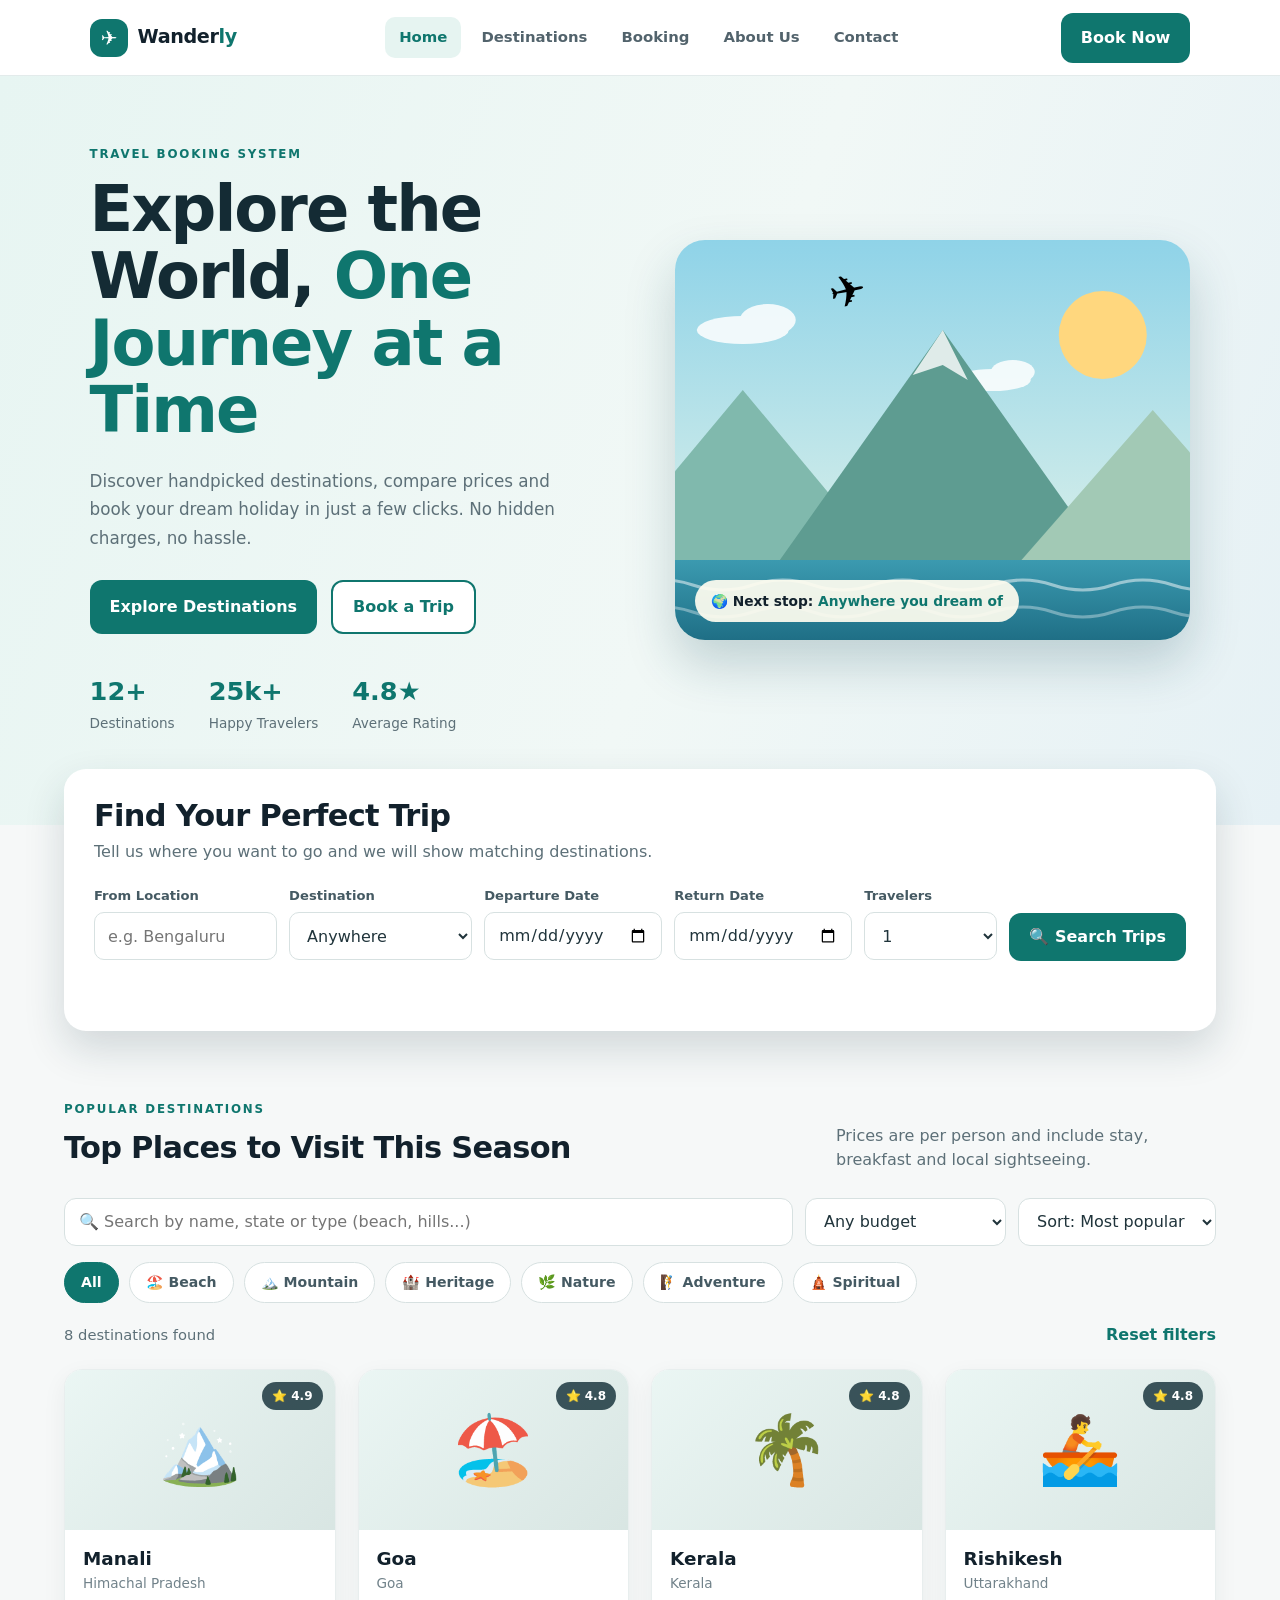
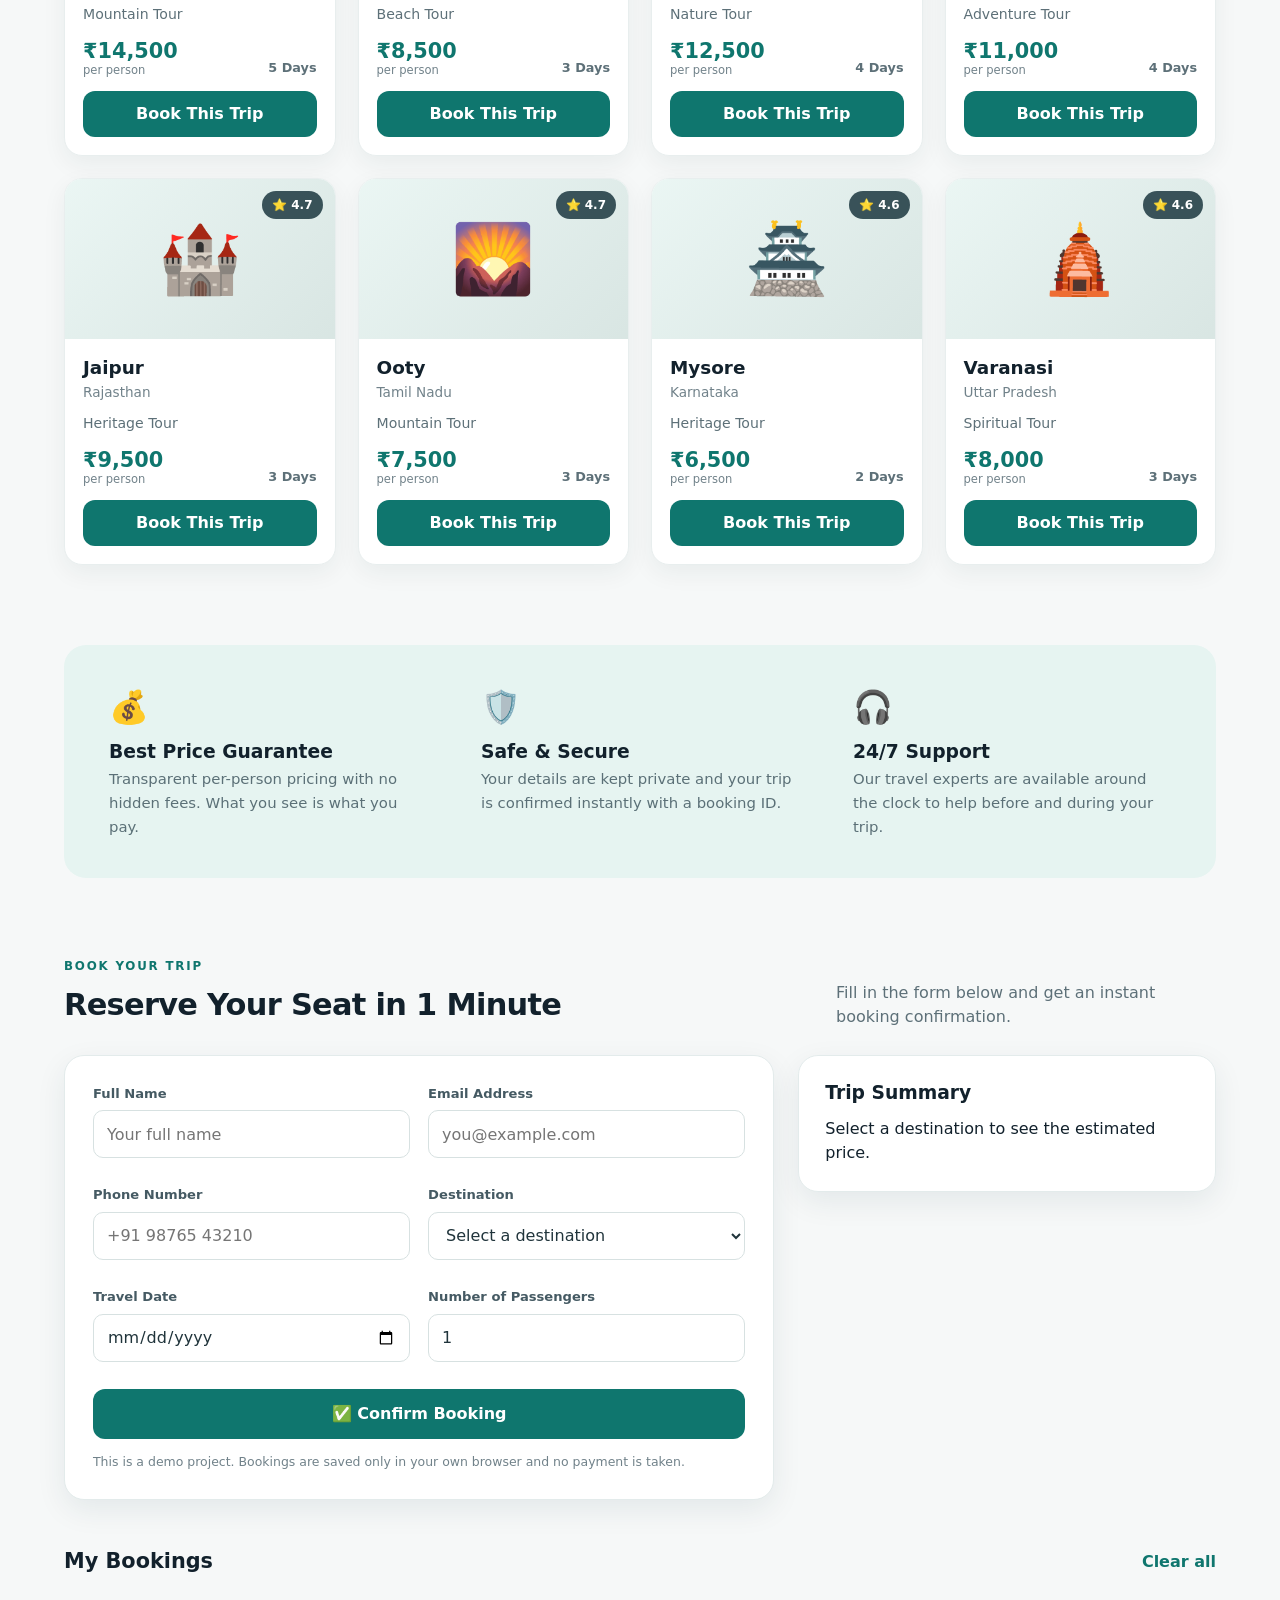
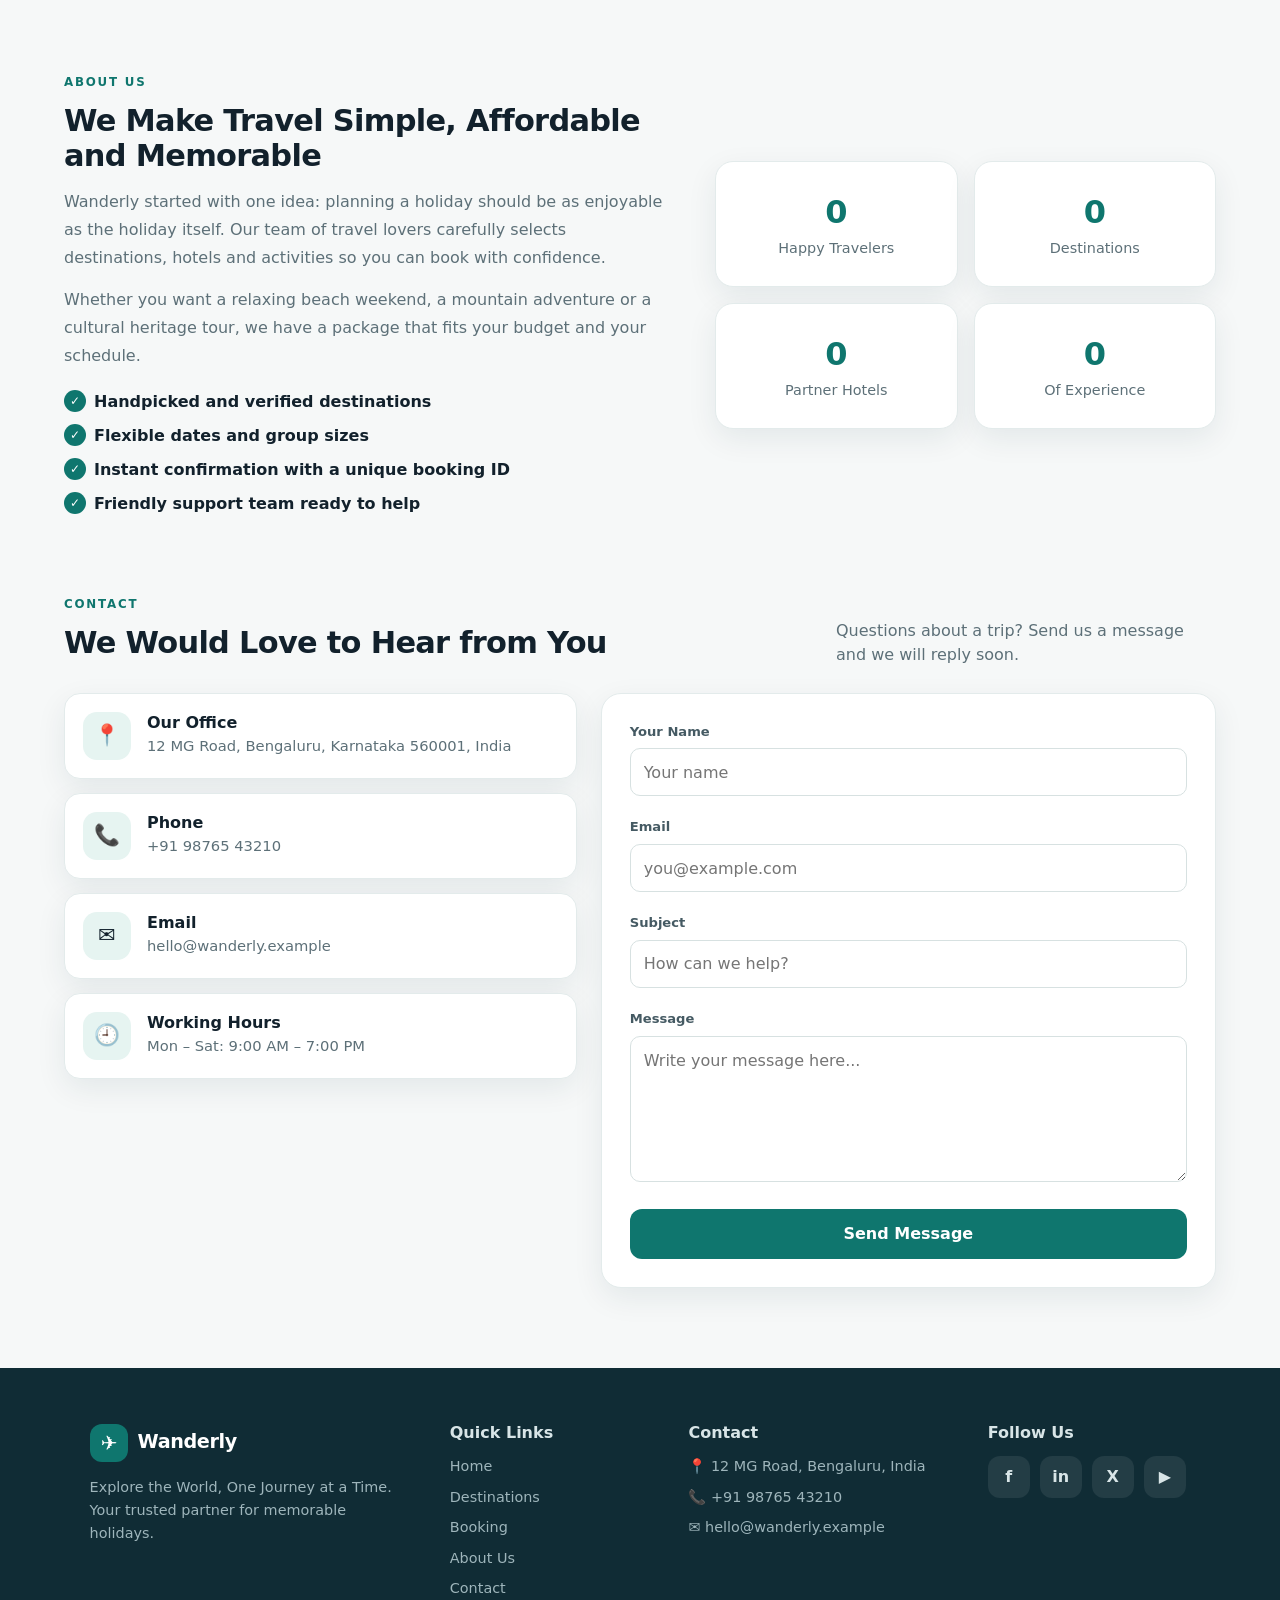
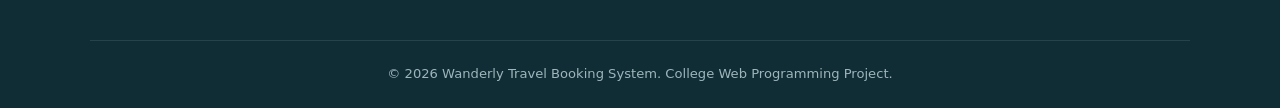
<file: index.html>
<!DOCTYPE html>
<html lang="en">
<head>
  <meta charset="UTF-8">
  <meta name="viewport" content="width=device-width, initial-scale=1">
  <title>Wanderly Travel Booking | Book Trips to Goa, Manali, Kerala &amp; More</title>
  <meta name="description" content="Wanderly is an easy online travel booking system. Search trips, compare popular destinations like Goa, Manali, Kerala and Jaipur, and book your holiday package in minutes.">
  <meta name="keywords" content="travel booking, online trip booking, holiday packages, India tour packages, Goa trip, Manali trip, Kerala backwaters, cheap travel deals, book tours online">
  <meta name="author" content="Wanderly Travel">
  <meta name="robots" content="index, follow">
  <meta name="theme-color" content="#0f766e">

  <!-- Social sharing tags -->
  <meta property="og:type" content="website">
  <meta property="og:title" content="Wanderly Travel Booking | Explore the World, One Journey at a Time">
  <meta property="og:description" content="Search and book holiday packages to the best destinations in India. Simple, fast and secure.">
  <meta name="twitter:card" content="summary">

  <link rel="icon" href="data:image/svg+xml,%3Csvg xmlns='http://www.w3.org/2000/svg' viewBox='0 0 100 100'%3E%3Crect width='100' height='100' rx='24' fill='%230f766e'/%3E%3Ctext x='50' y='68' font-size='56' text-anchor='middle'%3E%E2%9C%88%EF%B8%8F%3C/text%3E%3C/svg%3E">
  <link rel="stylesheet" href="style.css">
  
  <!-- Structured data for search engines -->
  <script type="application/ld+json">
  {
    "@context": "https://schema.org",
    "@type": "TravelAgency",
    "name": "Wanderly Travel Booking",
    "description": "Online travel booking system for holiday packages and trips across India.",
    "telephone": "+91-98765-43210",
    "email": "hello@wanderly.example",
    "address": { "@type": "PostalAddress", "addressLocality": "Bengaluru", "addressRegion": "Karnataka", "addressCountry": "IN" }
  }
  </script>
</head>
<body>
  <a class="skip-link" href="#main">Skip to content</a>

  <!-- ============ NAVIGATION ============ -->
  <header class="topbar" id="top">
    <a href="#home" class="brand" aria-label="Wanderly home">
      <span class="brand-mark" aria-hidden="true">✈</span>
      <span>Wander<span class="brand-accent">ly</span></span>
    </a>
    <nav id="mainNav" aria-label="Main navigation">
      <a href="#home" class="nav-link active">Home</a>
      <a href="#destinations" class="nav-link">Destinations</a>
      <a href="#booking" class="nav-link">Booking</a>
      <a href="#about" class="nav-link">About Us</a>
      <a href="#contact" class="nav-link">Contact</a>
    </nav>
    <div class="nav-actions">
      <a href="#booking" class="nav-cta">Book Now</a>
      <button class="menu-toggle" id="menuToggle" aria-label="Open menu" aria-expanded="false" aria-controls="mainNav">
        <span></span><span></span><span></span>
      </button>
    </div>
  </header>

  <main id="main">
    <!-- ============ HERO ============ -->
    <section class="hero" id="home">
      <div class="hero-text">
        <p class="eyebrow">TRAVEL BOOKING SYSTEM</p>
        <h1>Explore the World, <span>One Journey at a Time</span></h1>
        <p class="hero-copy">Discover handpicked destinations, compare prices and book your dream holiday in just a few clicks. No hidden charges, no hassle.</p>
        <div class="hero-buttons">
          <a href="#destinations" class="primary-btn">Explore Destinations</a>
          <a href="#booking" class="ghost-btn">Book a Trip</a>
        </div>
        <ul class="hero-stats">
          <li><strong>12+</strong><span>Destinations</span></li>
          <li><strong>25k+</strong><span>Happy Travelers</span></li>
          <li><strong>4.8★</strong><span>Average Rating</span></li>
        </ul>
      </div>

      <div class="hero-art" aria-hidden="false">
        <svg class="hero-svg" viewBox="0 0 600 400" preserveAspectRatio="xMidYMid slice" role="img" aria-label="Illustration of mountains, sea and an airplane in the sky">
          <defs>
            <linearGradient id="sky" x1="0" y1="0" x2="0" y2="1">
              <stop offset="0" stop-color="#8fd3e8"/>
              <stop offset="1" stop-color="#eaf6ea"/>
            </linearGradient>
            <linearGradient id="sea" x1="0" y1="0" x2="0" y2="1">
              <stop offset="0" stop-color="#3b9ab0"/>
              <stop offset="1" stop-color="#1f6f86"/>
            </linearGradient>
          </defs>
          <rect width="600" height="400" fill="url(#sky)"/>
          <circle cx="470" cy="95" r="44" fill="#ffd77e"/>
          <g fill="#fff" opacity=".85">
            <ellipse cx="110" cy="90" rx="46" ry="14"/><ellipse cx="135" cy="80" rx="28" ry="16"/>
            <ellipse cx="360" cy="140" rx="38" ry="11"/><ellipse cx="380" cy="132" rx="22" ry="12"/>
          </g>
          <polygon points="-40,330 110,150 260,330" fill="#80b9ad"/>
          <polygon points="140,330 310,90 480,330" fill="#5e9c91"/>
          <polygon points="310,90 280,135 310,125 335,140" fill="#ffffff" opacity=".8"/>
          <polygon points="380,330 520,170 660,330" fill="#a2c9b5"/>
          <rect y="320" width="600" height="80" fill="url(#sea)"/>
          <path d="M0 345 Q30 335 60 345 T120 345 T180 345 T240 345 T300 345 T360 345 T420 345 T480 345 T540 345 T600 345" fill="none" stroke="#ffffff" stroke-opacity=".5" stroke-width="3"/>
          <path d="M0 372 Q30 362 60 372 T120 372 T180 372 T240 372 T300 372 T360 372 T420 372 T480 372 T540 372 T600 372" fill="none" stroke="#ffffff" stroke-opacity=".35" stroke-width="3"/>
          <g class="svg-plane"><text x="200" y="70" font-size="44" transform="rotate(-12 200 70)">✈️</text></g>
        </svg>
        <div class="art-label">🌍 Next stop: <span>Anywhere you dream of</span></div>
      </div>
    </section>

    <!-- ============ SEARCH TRIPS ============ -->
    <section class="search-card reveal" aria-labelledby="searchTitle">
      <div class="section-intro">
        <h2 id="searchTitle">Find Your Perfect Trip</h2>
        <p class="muted">Tell us where you want to go and we will show matching destinations.</p>
      </div>
      <form id="searchForm" class="search-form" novalidate>
        <label class="field">
          <span>From Location</span>
          <input type="text" id="fromLoc" list="cityList" placeholder="e.g. Bengaluru" autocomplete="off" required>
          <small class="error" aria-live="polite"></small>
        </label>
        <label class="field">
          <span>Destination</span>
          <select id="toDest"><option value="">Anywhere</option></select>
          <small class="error" aria-live="polite"></small>
        </label>
        <label class="field">
          <span>Departure Date</span>
          <input type="date" id="departDate" required>
          <small class="error" aria-live="polite"></small>
        </label>
        <label class="field">
          <span>Return Date</span>
          <input type="date" id="returnDate" required>
          <small class="error" aria-live="polite"></small>
        </label>
        <label class="field">
          <span>Travelers</span>
          <select id="travelers"></select>
          <small class="error" aria-live="polite"></small>
        </label>
        <button type="submit" class="primary-btn search-btn">🔍 Search Trips</button>
      </form>
      <datalist id="cityList">
        <option value="Bengaluru"></option><option value="Mumbai"></option><option value="Delhi"></option>
        <option value="Chennai"></option><option value="Hyderabad"></option><option value="Kolkata"></option>
        <option value="Pune"></option><option value="Ahmedabad"></option><option value="Kochi"></option>
        <option value="Jaipur"></option><option value="Lucknow"></option><option value="Chandigarh"></option>
      </datalist>
      <p class="message" id="searchMsg" role="status" aria-live="polite"></p>
    </section>

    <!-- ============ DESTINATIONS ============ -->
    <section class="section destinations" id="destinations" aria-labelledby="destTitle">
      <div class="section-heading reveal">
        <div>
          <p class="eyebrow">POPULAR DESTINATIONS</p>
          <h2 id="destTitle">Top Places to Visit This Season</h2>
        </div>
        <p class="muted">Prices are per person and include stay, breakfast and local sightseeing.</p>
      </div>

      <div class="filter-bar reveal">
        <label class="search-box">
          <span class="sr-only">Search destinations</span>
          <input type="search" id="destSearch" placeholder="🔍 Search by name, state or type (beach, hills...)" autocomplete="off">
        </label>
        <label class="select-wrap">
          <span class="sr-only">Budget</span>
          <select id="budgetFilter">
            <option value="all">Any budget</option>
            <option value="low">Under ₹10,000</option>
            <option value="mid">₹10,000 – ₹20,000</option>
            <option value="high">Above ₹20,000</option>
          </select>
        </label>
        <label class="select-wrap">
          <span class="sr-only">Sort by</span>
          <select id="sortFilter">
            <option value="popular">Sort: Most popular</option>
            <option value="low">Price: Low to High</option>
            <option value="high">Price: High to Low</option>
            <option value="name">Name: A to Z</option>
          </select>
        </label>
      </div>

      <div class="chips reveal" id="catFilters" role="group" aria-label="Filter by category">
        <button type="button" class="chip active" data-cat="all">All</button>
        <button type="button" class="chip" data-cat="Beach">🏖️ Beach</button>
        <button type="button" class="chip" data-cat="Mountain">🏔️ Mountain</button>
        <button type="button" class="chip" data-cat="Heritage">🏰 Heritage</button>
        <button type="button" class="chip" data-cat="Nature">🌿 Nature</button>
        <button type="button" class="chip" data-cat="Adventure">🧗 Adventure</button>
        <button type="button" class="chip" data-cat="Spiritual">🛕 Spiritual</button>
      </div>

      <div class="result-row">
        <p id="resultCount" class="muted" role="status" aria-live="polite"></p>
        <button type="button" class="text-btn" id="resetFilters">Reset filters</button>
      </div>

      <div class="destination-grid" id="destGrid"></div>
      <div class="empty-state" id="emptyState" hidden>
        <p>😕 No destinations match your search.</p>
        <button type="button" class="primary-btn" id="emptyReset">Show all destinations</button>
      </div>
    </section>

    <!-- ============ WHY US ============ -->
    <section class="features reveal" aria-label="Why book with us">
      <div><div class="feature-icon">💰</div><h3>Best Price Guarantee</h3><p>Transparent per-person pricing with no hidden fees. What you see is what you pay.</p></div>
      <div><div class="feature-icon">🛡️</div><h3>Safe &amp; Secure</h3><p>Your details are kept private and your trip is confirmed instantly with a booking ID.</p></div>
      <div><div class="feature-icon">🎧</div><h3>24/7 Support</h3><p>Our travel experts are available around the clock to help before and during your trip.</p></div>
    </section>

    <!-- ============ BOOKING ============ -->
    <section class="section booking" id="booking" aria-labelledby="bookTitle">
      <div class="section-heading reveal">
        <div>
          <p class="eyebrow">BOOK YOUR TRIP</p>
          <h2 id="bookTitle">Reserve Your Seat in 1 Minute</h2>
        </div>
        <p class="muted">Fill in the form below and get an instant booking confirmation.</p>
      </div>

      <div class="booking-layout">
        <form id="bookingForm" class="card form-card reveal" novalidate>
          <div class="form-grid">
            <label class="field">
              <span>Full Name</span>
              <input type="text" id="bName" placeholder="Your full name" autocomplete="name" required>
              <small class="error" aria-live="polite"></small>
            </label>
            <label class="field">
              <span>Email Address</span>
              <input type="email" id="bEmail" placeholder="you@example.com" autocomplete="email" required>
              <small class="error" aria-live="polite"></small>
            </label>
            <label class="field">
              <span>Phone Number</span>
              <input type="tel" id="bPhone" placeholder="+91 98765 43210" autocomplete="tel" required>
              <small class="error" aria-live="polite"></small>
            </label>
            <label class="field">
              <span>Destination</span>
              <select id="bDest" required><option value="">Select a destination</option></select>
              <small class="error" aria-live="polite"></small>
            </label>
            <label class="field">
              <span>Travel Date</span>
              <input type="date" id="bDate" required>
              <small class="error" aria-live="polite"></small>
            </label>
            <label class="field">
              <span>Number of Passengers</span>
              <input type="number" id="bPass" min="1" max="20" value="1" required>
              <small class="error" aria-live="polite"></small>
            </label>
          </div>
          <button type="submit" class="primary-btn full-btn">✅ Confirm Booking</button>
          <p class="small-note">This is a demo project. Bookings are saved only in your own browser and no payment is taken.</p>
        </form>

        <aside class="card summary-card reveal" aria-live="polite">
          <h3>Trip Summary</h3>
          <div id="summaryBox" class="summary-box">
            <p class="muted">Select a destination to see the estimated price.</p>
          </div>
        </aside>
      </div>

      <div class="my-bookings reveal">
        <div class="section-heading small">
          <h3>My Bookings</h3>
          <button type="button" class="text-btn" id="clearBookings">Clear all</button>
        </div>
        <div class="booking-list" id="bookingList"></div>
      </div>
    </section>

    <!-- ============ ABOUT ============ -->
    <section class="section about" id="about" aria-labelledby="aboutTitle">
      <div class="about-grid">
        <div class="reveal">
          <p class="eyebrow">ABOUT US</p>
          <h2 id="aboutTitle">We Make Travel Simple, Affordable and Memorable</h2>
          <p class="about-copy">Wanderly started with one idea: planning a holiday should be as enjoyable as the holiday itself. Our team of travel lovers carefully selects destinations, hotels and activities so you can book with confidence.</p>
          <p class="about-copy">Whether you want a relaxing beach weekend, a mountain adventure or a cultural heritage tour, we have a package that fits your budget and your schedule.</p>
          <ul class="tick-list">
            <li>Handpicked and verified destinations</li>
            <li>Flexible dates and group sizes</li>
            <li>Instant confirmation with a unique booking ID</li>
            <li>Friendly support team ready to help</li>
          </ul>
        </div>
        <div class="stats-grid reveal">
          <div class="stat"><strong data-count="25000" data-suffix="+">0</strong><span>Happy Travelers</span></div>
          <div class="stat"><strong data-count="12" data-suffix="">0</strong><span>Destinations</span></div>
          <div class="stat"><strong data-count="150" data-suffix="+">0</strong><span>Partner Hotels</span></div>
          <div class="stat"><strong data-count="8" data-suffix=" yrs">0</strong><span>Of Experience</span></div>
        </div>
      </div>
    </section>

    <!-- ============ CONTACT ============ -->
    <section class="section contact" id="contact" aria-labelledby="contactTitle">
      <div class="section-heading reveal">
        <div>
          <p class="eyebrow">CONTACT</p>
          <h2 id="contactTitle">We Would Love to Hear from You</h2>
        </div>
        <p class="muted">Questions about a trip? Send us a message and we will reply soon.</p>
      </div>
      <div class="contact-layout">
        <div class="contact-info reveal">
          <div class="info-card"><span class="info-icon">📍</span><div><h3>Our Office</h3><p>12 MG Road, Bengaluru, Karnataka 560001, India</p></div></div>
          <div class="info-card"><span class="info-icon">📞</span><div><h3>Phone</h3><p><a href="tel:+919876543210">+91 98765 43210</a></p></div></div>
          <div class="info-card"><span class="info-icon">✉️</span><div><h3>Email</h3><p><a href="mailto:hello@wanderly.example">hello@wanderly.example</a></p></div></div>
          <div class="info-card"><span class="info-icon">🕘</span><div><h3>Working Hours</h3><p>Mon – Sat: 9:00 AM – 7:00 PM</p></div></div>
        </div>
        <form id="contactForm" class="card form-card reveal" novalidate>
          <label class="field">
            <span>Your Name</span>
            <input type="text" id="cName" placeholder="Your name" autocomplete="name" required>
            <small class="error" aria-live="polite"></small>
          </label>
          <label class="field">
            <span>Email</span>
            <input type="email" id="cEmail" placeholder="you@example.com" autocomplete="email" required>
            <small class="error" aria-live="polite"></small>
          </label>
          <label class="field">
            <span>Subject</span>
            <input type="text" id="cSubject" placeholder="How can we help?" required>
            <small class="error" aria-live="polite"></small>
          </label>
          <label class="field">
            <span>Message</span>
            <textarea id="cMessage" rows="5" placeholder="Write your message here..." required></textarea>
            <small class="error" aria-live="polite"></small>
          </label>
          <button type="submit" class="primary-btn full-btn">Send Message</button>
        </form>
      </div>
    </section>
  </main>

  <!-- ============ FOOTER ============ -->
  <footer class="site-footer">
    <div class="footer-grid">
      <div>
        <a href="#home" class="brand footer-brand"><span class="brand-mark" aria-hidden="true">✈</span><span>Wanderly</span></a>
        <p>Explore the World, One Journey at a Time. Your trusted partner for memorable holidays.</p>
      </div>
      <div>
        <h4>Quick Links</h4>
        <ul>
          <li><a href="#home">Home</a></li>
          <li><a href="#destinations">Destinations</a></li>
          <li><a href="#booking">Booking</a></li>
          <li><a href="#about">About Us</a></li>
          <li><a href="#contact">Contact</a></li>
        </ul>
      </div>
      <div>
        <h4>Contact</h4>
        <ul>
          <li>📍 12 MG Road, Bengaluru, India</li>
          <li>📞 <a href="tel:+919876543210">+91 98765 43210</a></li>
          <li>✉️ <a href="mailto:hello@wanderly.example">hello@wanderly.example</a></li>
        </ul>
      </div>
      <div>
        <h4>Follow Us</h4>
        <div class="socials">
          <a href="https://www.facebook.com" target="_blank" rel="noopener noreferrer" aria-label="Facebook">f</a>
          <a href="https://www.instagram.com" target="_blank" rel="noopener noreferrer" aria-label="Instagram">in</a>
          <a href="https://twitter.com" target="_blank" rel="noopener noreferrer" aria-label="Twitter / X">X</a>
          <a href="https://www.youtube.com" target="_blank" rel="noopener noreferrer" aria-label="YouTube">▶</a>
        </div>
      </div>
    </div>
    <p class="copyright">© <span id="year">2026</span> Wanderly Travel Booking System. College Web Programming Project.</p>
  </footer>

  <!-- ============ CONFIRMATION DIALOG ============ -->
  <dialog id="confirmDialog" aria-labelledby="confirmTitle">
    <button type="button" class="dialog-close" id="closeConfirm" aria-label="Close">×</button>
    <div class="success-icon">✔</div>
    <h2 id="confirmTitle">Booking Confirmed!</h2>
    <div id="confirmBody" class="trip-summary"></div>
    <div class="dialog-actions">
      <button type="button" class="ghost-btn dark" id="printConfirm">🖨 Print</button>
      <button type="button" class="primary-btn" id="doneConfirm">Done</button>
    </div>
  </dialog>

  <button type="button" class="to-top" id="toTop" aria-label="Back to top">↑</button>
  <div class="toast" id="toast" role="status" aria-live="polite"></div>

  <script src="script.js"></script>
</body>
</html>
</file>
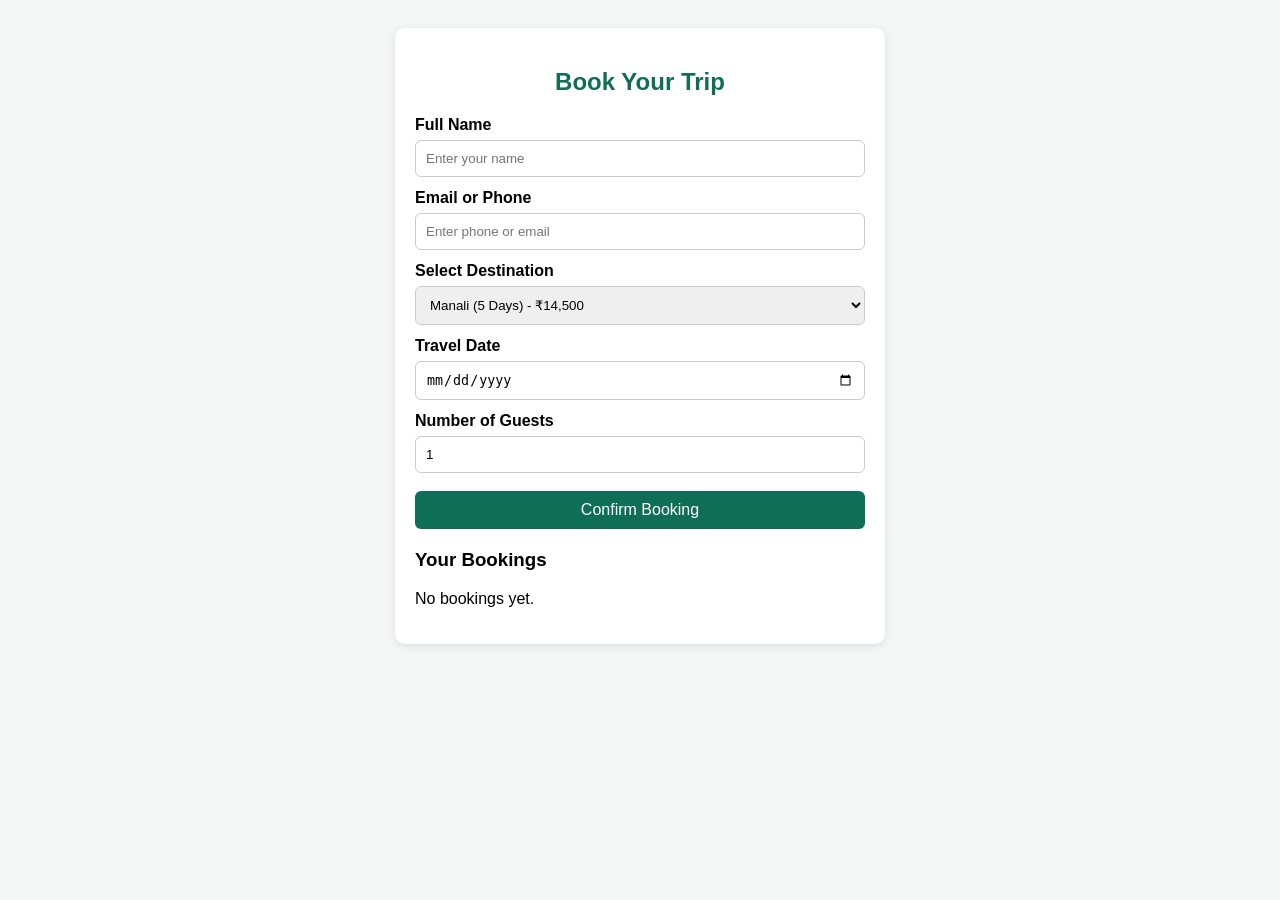
<file: booking.html>
<!DOCTYPE html>
<html lang="en">
<head>
  <meta charset="UTF-8" />
  <meta name="viewport" content="width=device-width, initial-scale=1.0" />
  <title>Wanderly - Book Your Trip</title>
  <style>
    body { font-family: Arial, sans-serif; background: #f4f7f6; padding: 20px; }
    .container { max-width: 450px; margin: auto; background: #fff; padding: 20px; border-radius: 10px; box-shadow: 0 2px 10px rgba(0,0,0,0.1); }
    h2 { color: #0f6e56; text-align: center; }
    label { display: block; margin-top: 12px; font-weight: bold; }
    input, select, button { width: 100%; padding: 10px; margin-top: 6px; border-radius: 6px; border: 1px solid #ccc; box-sizing: border-box; }
    button { background: #0f6e56; color: white; border: none; font-size: 16px; cursor: pointer; margin-top: 18px; }
    button:hover { background: #0b5341; }
    .success { margin-top: 15px; padding: 12px; background: #e6f4ea; color: #137333; border-radius: 6px; display: none; }
    .booking-list { margin-top: 20px; }
    .card { background: #f9f9f9; padding: 10px; border-left: 4px solid #0f6e56; margin-bottom: 10px; border-radius: 4px; }
  </style>
</head>
<body>

<div class="container">
  <h2>Book Your Trip</h2>
  <form id="bookingForm">
    <label>Full Name</label>
    <input type="text" id="name" placeholder="Enter your name" required />

    <label>Email or Phone</label>
    <input type="text" id="contact" placeholder="Enter phone or email" required />

    <label>Select Destination</label>
    <select id="destination" required>
      <option value="Manali - ₹14,500">Manali (5 Days) - ₹14,500</option>
      <option value="Goa - ₹8,500">Goa (3 Days) - ₹8,500</option>
      <option value="Kerala - ₹12,500">Kerala (4 Days) - ₹12,500</option>
    </select>

    <label>Travel Date</label>
    <input type="date" id="date" required />

    <label>Number of Guests</label>
    <input type="number" id="guests" min="1" value="1" required />

    <button type="submit">Confirm Booking</button>
  </form>

  <div class="success" id="successMsg">Booking Confirmed!</div>

  <div class="booking-list">
    <h3>Your Bookings</h3>
    <div id="savedBookings"></div>
  </div>
</div>

<script>
  const form = document.getElementById('bookingForm');
  const successMsg = document.getElementById('successMsg');
  const savedBookingsDiv = document.getElementById('savedBookings');

  function showBookings() {
    const bookings = JSON.parse(localStorage.getItem('wanderly_bookings')) || [];
    savedBookingsDiv.innerHTML = bookings.length === 0 ? '<p>No bookings yet.</p>' : '';
    bookings.forEach((b) => {
      savedBookingsDiv.innerHTML += `
        <div class="card">
          <strong>${b.destination}</strong><br/>
          Name: ${b.name} (${b.guests} Guests)<br/>
          Date: ${b.date} | Contact: ${b.contact}
        </div>
      `;
    });
  }

  form.addEventListener('submit', function(e) {
    e.preventDefault();
    const booking = {
      name: document.getElementById('name').value,
      contact: document.getElementById('contact').value,
      destination: document.getElementById('destination').value,
      date: document.getElementById('date').value,
      guests: document.getElementById('guests').value
    };

    const bookings = JSON.parse(localStorage.getItem('wanderly_bookings')) || [];
    bookings.push(booking);
    localStorage.setItem('wanderly_bookings', JSON.stringify(bookings));

    successMsg.style.display = 'block';
    form.reset();
    showBookings();
  });

  showBookings();
</script>

</body>
</html>
</file>
<file: style.css>
/* ==========================================================
   Wanderly - Travel Booking System
   style.css  (all styling for the website)
   ========================================================== */

:root {
  --teal: #0f766e;
  --teal-dark: #0b5e57;
  --teal-light: #e6f4f1;
  --ink: #12212c;
  --muted: #5d7078;
  --line: #e3ebeb;
  --bg: #f6f8f8;
  --card: #ffffff;
  --accent: #f59e0b;
  --danger: #dc2626;
  --radius: 16px;
  --shadow: 0 10px 30px rgba(18, 51, 61, .08);
  --shadow-lg: 0 18px 40px rgba(18, 51, 61, .16);
}

* { box-sizing: border-box; }
html { scroll-behavior: smooth; scroll-padding-top: 90px; }
body {
  margin: 0;
  font-family: Inter, system-ui, -apple-system, "Segoe UI", Roboto, Arial, sans-serif;
  color: var(--ink);
  background: var(--bg);
  line-height: 1.5;
  -webkit-font-smoothing: antialiased;
}
a { color: inherit; text-decoration: none; }
img, svg { max-width: 100%; display: block; }
h1, h2, h3, h4 { line-height: 1.15; }
.muted { color: var(--muted); }
.sr-only {
  position: absolute; width: 1px; height: 1px; padding: 0; margin: -1px;
  overflow: hidden; clip: rect(0,0,0,0); white-space: nowrap; border: 0;
}
.skip-link {
  position: absolute; left: -999px; top: 8px; background: var(--teal); color: #fff;
  padding: 10px 14px; border-radius: 8px; z-index: 100;
}
.skip-link:focus { left: 8px; }
:focus-visible { outline: 3px solid #14b8a6; outline-offset: 2px; }
[hidden] { display: none !important; }

/* ---------- Buttons ---------- */
.nav-cta, .primary-btn, .ghost-btn {
  border: 0; border-radius: 12px; padding: 13px 20px; font: inherit; font-weight: 700;
  cursor: pointer; display: inline-flex; align-items: center; justify-content: center;
  gap: 10px; transition: .2s;
}
.nav-cta, .primary-btn { background: var(--teal); color: #fff; }
.nav-cta:hover, .primary-btn:hover { background: var(--teal-dark); transform: translateY(-2px); box-shadow: 0 8px 18px rgba(15,118,110,.3); }
.ghost-btn { background: #fff; color: var(--teal); border: 2px solid var(--teal); }
.ghost-btn:hover { background: var(--teal-light); transform: translateY(-2px); }
.ghost-btn.dark { color: var(--ink); border-color: var(--line); }
.text-btn { border: 0; background: none; color: var(--teal); font: inherit; font-weight: 700; cursor: pointer; padding: 6px 0; }
.text-btn:hover { text-decoration: underline; }
.full-btn { width: 100%; margin-top: 6px; }

/* ---------- Navigation ---------- */
.topbar {
  height: 76px; padding: 0 7%; display: flex; align-items: center; justify-content: space-between;
  background: rgba(255,255,255,.95); backdrop-filter: blur(8px);
  border-bottom: 1px solid var(--line); position: sticky; top: 0; z-index: 50;
}
.brand { display: flex; align-items: center; gap: 10px; font-size: 1.2rem; font-weight: 800; letter-spacing: -.4px; }
.brand-mark { width: 38px; height: 38px; border-radius: 12px; background: var(--teal); color: #fff; display: grid; place-items: center; font-size: 20px; }
.brand-accent { color: var(--teal); }
.topbar nav { display: flex; gap: 6px; }
.nav-link { padding: 9px 14px; border-radius: 10px; color: #52636c; font-size: .93rem; font-weight: 600; transition: .2s; }
.nav-link:hover { color: var(--teal); background: var(--teal-light); }
.nav-link.active { color: var(--teal); background: var(--teal-light); }
.nav-actions { display: flex; align-items: center; gap: 12px; }
.menu-toggle { display: none; width: 44px; height: 44px; border: 1px solid var(--line); background: #fff; border-radius: 12px; cursor: pointer; padding: 0; flex-direction: column; align-items: center; justify-content: center; gap: 5px; }
.menu-toggle span { width: 20px; height: 2px; background: var(--ink); border-radius: 2px; transition: .25s; }
.menu-toggle.open span:nth-child(1) { transform: translateY(7px) rotate(45deg); }
.menu-toggle.open span:nth-child(2) { opacity: 0; }
.menu-toggle.open span:nth-child(3) { transform: translateY(-7px) rotate(-45deg); }

/* ---------- Hero ---------- */
.hero {
  min-height: 560px; background: linear-gradient(110deg, #e7f5f2 0%, #f1f8f6 55%, #e6f1f5 100%);
  padding: 70px 7% 90px; display: grid; grid-template-columns: 1.05fr 1fr; align-items: center; gap: 44px; overflow: hidden;
}
.eyebrow { font-size: .74rem; letter-spacing: 1.8px; font-weight: 800; color: var(--teal); margin: 0 0 12px; }
.hero h1 { font-size: clamp(2.3rem, 5vw, 4.2rem); line-height: 1.05; letter-spacing: -2px; margin: 0; color: #142b34; }
.hero h1 span { color: var(--teal); }
.hero-copy { color: var(--muted); max-width: 480px; line-height: 1.7; margin: 22px 0 28px; font-size: 1.05rem; }
.hero-buttons { display: flex; gap: 14px; flex-wrap: wrap; }
.hero-stats { list-style: none; display: flex; gap: 34px; padding: 0; margin: 38px 0 0; flex-wrap: wrap; }
.hero-stats strong { display: block; font-size: 1.6rem; color: var(--teal); }
.hero-stats span { color: var(--muted); font-size: .85rem; }
.hero-art { height: 400px; position: relative; border-radius: 30px; overflow: hidden; box-shadow: 0 24px 50px rgba(22,79,93,.22); }
.hero-svg { width: 100%; height: 100%; }
.svg-plane { animation: fly 6s ease-in-out infinite; }
@keyframes fly { 0%,100% { transform: translate(0,0); } 50% { transform: translate(60px,-12px); } }
.art-label { position: absolute; bottom: 18px; left: 20px; background: rgba(255,253,240,.92); padding: 11px 16px; border-radius: 30px; font-weight: 700; font-size: .86rem; }
.art-label span { color: var(--teal); }

/* ---------- Search card ---------- */
.search-card {
  margin: -56px auto 70px; width: min(1180px, 90%); background: #fff; border-radius: 22px;
  padding: 30px; position: relative; z-index: 5; box-shadow: var(--shadow-lg);
}
.section-intro h2, .section-heading h2, .about h2 { font-size: 1.9rem; letter-spacing: -.7px; margin: 0 0 6px; }
.section-intro p { margin: 0; }
.search-form { display: grid; grid-template-columns: 1.1fr 1.1fr 1fr 1fr .8fr auto; gap: 12px; align-items: start; margin-top: 22px; }
.field { display: flex; flex-direction: column; gap: 7px; margin: 0 0 14px; }
.field > span { font-size: .82rem; font-weight: 700; color: #455a63; }
.field input, .field select, .field textarea {
  width: 100%; border: 1px solid #d7e1e1; border-radius: 10px; background: #fff; padding: 0 13px;
  font: inherit; color: #20343b; outline: none; transition: .2s;
}
.field input, .field select { height: 48px; }
.field textarea { padding: 12px 13px; resize: vertical; min-height: 120px; }
.field input:focus, .field select:focus, .field textarea:focus { border-color: var(--teal); box-shadow: 0 0 0 3px rgba(15,118,110,.15); }
.field.invalid input, .field.invalid select, .field.invalid textarea { border-color: var(--danger); }
.error { color: var(--danger); font-size: .78rem; min-height: 0; }
.search-form .field { margin: 0; }
.search-btn { height: 48px; white-space: nowrap; margin-top: 27px; }
.message { margin: 14px 0 0; color: var(--teal); font-weight: 600; font-size: .92rem; min-height: 20px; }
.message.bad { color: var(--danger); }

/* ---------- Sections ---------- */
.section { width: min(1180px, 90%); margin: 0 auto; padding: 0 0 80px; }
.section-heading { display: flex; justify-content: space-between; align-items: end; margin-bottom: 26px; gap: 20px; }
.section-heading > p { color: var(--muted); margin: 0; max-width: 380px; }
.section-heading.small h3 { margin: 0; font-size: 1.3rem; }
.section-heading.small { margin-bottom: 14px; align-items: center; }

/* ---------- Filters ---------- */
.filter-bar { display: grid; grid-template-columns: 1fr auto auto; gap: 12px; margin-bottom: 16px; }
.filter-bar input, .filter-bar select {
  height: 48px; border: 1px solid #d7e1e1; border-radius: 12px; background: #fff; padding: 0 14px;
  font: inherit; color: #20343b; width: 100%; outline: none;
}
.filter-bar input:focus, .filter-bar select:focus { border-color: var(--teal); box-shadow: 0 0 0 3px rgba(15,118,110,.15); }
.chips { display: flex; flex-wrap: wrap; gap: 10px; margin-bottom: 14px; }
.chip { border: 1px solid #d7e1e1; background: #fff; border-radius: 999px; padding: 9px 16px; font: inherit; font-size: .88rem; font-weight: 600; color: #455a63; cursor: pointer; transition: .2s; }
.chip:hover { border-color: var(--teal); color: var(--teal); }
.chip.active { background: var(--teal); color: #fff; border-color: var(--teal); }
.result-row { display: flex; justify-content: space-between; align-items: center; margin-bottom: 16px; }
.result-row p { margin: 0; font-size: .92rem; }

/* ---------- Destination cards ---------- */
.destination-grid { display: grid; grid-template-columns: repeat(4, 1fr); gap: 22px; }
.destination-card {
  background: #fff; border: 1px solid #e8eeee; border-radius: 18px; overflow: hidden;
  box-shadow: 0 8px 24px rgba(21,51,59,.06); transition: .25s; display: flex; flex-direction: column;
  animation: pop .45s ease both;
}
@keyframes pop { from { opacity: 0; transform: translateY(14px); } to { opacity: 1; transform: none; } }
.destination-card:hover { transform: translateY(-6px); box-shadow: var(--shadow-lg); }
.dest-image { height: 160px; display: grid; place-items: center; font-size: 4.2rem; position: relative; overflow: hidden; }
.dest-image::after { content: ""; position: absolute; inset: 0; background: linear-gradient(135deg, rgba(255,255,255,.18), rgba(0,0,0,.06)); }
.dest-emoji { position: relative; z-index: 1; transition: transform .35s; }
.destination-card:hover .dest-emoji { transform: scale(1.18) rotate(-4deg); }
.badge { position: absolute; z-index: 2; top: 12px; left: 12px; background: rgba(255,255,255,.92); color: var(--teal); font-size: .72rem; font-weight: 800; padding: 5px 10px; border-radius: 999px; }
.rating { position: absolute; z-index: 2; top: 12px; right: 12px; background: rgba(16,44,53,.8); color: #fff; font-size: .75rem; font-weight: 700; padding: 5px 10px; border-radius: 999px; }
.dest-info { padding: 18px; display: flex; flex-direction: column; flex: 1; }
.dest-info h3 { margin: 0 0 4px; font-size: 1.15rem; }
.dest-state { margin: 0; color: #71828a; font-size: .85rem; }
.dest-tag { margin: 10px 0 0; color: var(--muted); font-size: .88rem; flex: 1; }
.dest-meta { display: flex; justify-content: space-between; align-items: end; margin-top: 16px; gap: 8px; }
.price { font-size: 1.3rem; font-weight: 800; color: var(--teal); line-height: 1; }
.price small { display: block; color: #71828a; font-weight: 500; font-size: .72rem; margin-top: 4px; }
.duration { color: var(--muted); font-size: .8rem; font-weight: 600; }
.book-btn { margin-top: 14px; width: 100%; padding: 11px 14px; }

.empty-state { padding: 34px; background: #fff; border: 1px dashed #c4d5d5; border-radius: 14px; color: #71828a; text-align: center; }
.empty-state p { margin: 0 0 14px; font-size: 1.05rem; }

/* ---------- Features ---------- */
.features { margin: 0 auto 80px; width: min(1180px, 90%); background: var(--teal-light); border-radius: 22px; padding: 30px; display: grid; grid-template-columns: repeat(3, 1fr); gap: 24px; }
.features > div { padding: 8px 15px; }
.feature-icon { font-size: 2rem; }
.features h3 { margin: 10px 0 6px; }
.features p { margin: 0; color: #5b7077; line-height: 1.6; font-size: .93rem; }

/* ---------- Cards & booking ---------- */
.card { background: #fff; border: 1px solid var(--line); border-radius: 20px; box-shadow: var(--shadow); }
.form-card { padding: 28px; }
.form-grid { display: grid; grid-template-columns: 1fr 1fr; gap: 6px 18px; }
.booking-layout { display: grid; grid-template-columns: 1.7fr 1fr; gap: 24px; align-items: start; }
.summary-card { padding: 26px; position: sticky; top: 96px; }
.summary-card h3 { margin: 0 0 14px; }
.summary-box .row { display: flex; justify-content: space-between; padding: 10px 0; border-bottom: 1px dashed var(--line); font-size: .93rem; gap: 12px; }
.summary-box .row span:first-child { color: var(--muted); }
.summary-box .row span:last-child { font-weight: 700; text-align: right; }
.summary-box .total { border-bottom: 0; font-size: 1.1rem; }
.summary-box .total span:last-child { color: var(--teal); font-size: 1.3rem; }
.small-note { font-size: .78rem; color: #71828a; line-height: 1.5; margin: 14px 0 0; }
.my-bookings { margin-top: 44px; }
.booking-list { display: grid; gap: 12px; }
.booking-item { background: #fff; border: 1px solid #e5eeee; border-radius: 14px; padding: 18px; display: flex; justify-content: space-between; gap: 20px; align-items: center; animation: pop .4s ease both; }
.booking-item h4 { margin: 0 0 6px; font-size: 1.05rem; }
.booking-item p { margin: 3px 0; color: #64777f; font-size: .9rem; }
.booking-id { color: var(--teal); font-weight: 800; font-size: .82rem; }
.cancel-btn { color: var(--danger); }

/* ---------- About ---------- */
.about-grid { display: grid; grid-template-columns: 1.2fr 1fr; gap: 50px; align-items: center; }
.about-copy { color: var(--muted); line-height: 1.75; margin: 14px 0 0; }
.tick-list { list-style: none; padding: 0; margin: 20px 0 0; display: grid; gap: 10px; }
.tick-list li { position: relative; padding-left: 30px; font-weight: 600; }
.tick-list li::before { content: "✓"; position: absolute; left: 0; top: 0; width: 22px; height: 22px; background: var(--teal); color: #fff; border-radius: 50%; display: grid; place-items: center; font-size: .75rem; }
.stats-grid { display: grid; grid-template-columns: 1fr 1fr; gap: 16px; }
.stat { background: #fff; border: 1px solid var(--line); border-radius: 18px; padding: 26px 18px; text-align: center; box-shadow: var(--shadow); }
.stat strong { display: block; font-size: 2rem; color: var(--teal); }
.stat span { color: var(--muted); font-size: .9rem; }

/* ---------- Contact ---------- */
.contact-layout { display: grid; grid-template-columns: 1fr 1.2fr; gap: 24px; align-items: start; }
.contact-info { display: grid; gap: 14px; }
.info-card { display: flex; gap: 16px; align-items: center; background: #fff; border: 1px solid var(--line); border-radius: 16px; padding: 18px; box-shadow: var(--shadow); }
.info-icon { width: 48px; height: 48px; flex: none; display: grid; place-items: center; background: var(--teal-light); border-radius: 14px; font-size: 1.3rem; }
.info-card h3 { margin: 0 0 3px; font-size: 1rem; }
.info-card p { margin: 0; color: var(--muted); font-size: .92rem; }
.info-card a:hover { color: var(--teal); }

/* ---------- Footer ---------- */
.site-footer { background: #102c35; color: #d8e5e7; padding: 56px 7% 24px; }
.footer-grid { display: grid; grid-template-columns: 1.6fr 1fr 1.3fr 1fr; gap: 36px; max-width: 1180px; margin: 0 auto; }
.site-footer h4 { margin: 0 0 14px; font-size: 1rem; }
.site-footer p { color: #9eb5bb; font-size: .9rem; line-height: 1.6; margin: 14px 0 0; }
.site-footer ul { list-style: none; padding: 0; margin: 0; display: grid; gap: 9px; color: #9eb5bb; font-size: .9rem; }
.site-footer a:hover { color: #fff; }
.footer-brand { color: #fff; }
.socials { display: flex; gap: 10px; }
.socials a { width: 42px; height: 42px; border-radius: 12px; background: rgba(255,255,255,.08); display: grid; place-items: center; font-weight: 800; transition: .2s; }
.socials a:hover { background: var(--teal); transform: translateY(-3px); }
.site-footer .copyright { text-align: center; border-top: 1px solid rgba(255,255,255,.1); margin: 40px auto 0; padding-top: 22px; max-width: 1180px; font-size: .82rem; }

/* ---------- Dialog ---------- */
dialog { width: min(480px, calc(100% - 28px)); border: 0; border-radius: 22px; padding: 30px; box-shadow: 0 25px 80px rgba(0,0,0,.35); color: #132b34; }
dialog::backdrop { background: rgba(11,36,45,.8); backdrop-filter: blur(3px); }
dialog[open] { animation: pop .3s ease; }
dialog h2 { margin: 0 0 16px; text-align: center; }
.dialog-close { position: absolute; right: 16px; top: 10px; border: 0; background: none; font-size: 2rem; cursor: pointer; color: #71828a; line-height: 1; }
.success-icon { width: 64px; height: 64px; border-radius: 50%; background: var(--teal); color: #fff; font-size: 2rem; display: grid; place-items: center; margin: 0 auto 14px; }
.trip-summary { background: var(--teal-light); padding: 16px; border-radius: 14px; margin-bottom: 18px; line-height: 1.6; font-size: .93rem; }
.trip-summary .row { display: flex; justify-content: space-between; gap: 12px; padding: 4px 0; }
.trip-summary .row span:first-child { color: var(--muted); }
.trip-summary .row span:last-child { font-weight: 700; text-align: right; word-break: break-word; }
.dialog-actions { display: flex; gap: 12px; }
.dialog-actions > * { flex: 1; }

/* ---------- Toast & back-to-top ---------- */
.toast { position: fixed; bottom: 24px; left: 50%; transform: translate(-50%, 20px); background: #102c35; color: #fff; padding: 13px 20px; border-radius: 12px; opacity: 0; pointer-events: none; transition: .3s; z-index: 200; max-width: 90%; text-align: center; box-shadow: var(--shadow-lg); }
.toast.show { opacity: 1; transform: translate(-50%, 0); }
.to-top { position: fixed; right: 20px; bottom: 24px; width: 46px; height: 46px; border-radius: 50%; border: 0; background: var(--teal); color: #fff; font-size: 1.3rem; cursor: pointer; opacity: 0; pointer-events: none; transition: .3s; z-index: 40; box-shadow: var(--shadow-lg); }
.to-top.show { opacity: 1; pointer-events: auto; }
.to-top:hover { background: var(--teal-dark); }

/* ---------- Scroll reveal ---------- */
.js .reveal { opacity: 0; transform: translateY(24px); transition: opacity .7s ease, transform .7s ease; }
.js .reveal.visible { opacity: 1; transform: none; }

/* ---------- Responsive ---------- */
@media (max-width: 1100px) {
  .destination-grid { grid-template-columns: repeat(3, 1fr); }
  .search-form { grid-template-columns: 1fr 1fr 1fr; }
  .search-btn { grid-column: span 3; margin-top: 0; }
}
@media (max-width: 900px) {
  .topbar { padding: 0 5%; }
  .menu-toggle { display: flex; }
  .topbar nav {
    position: absolute; top: 76px; left: 0; right: 0; background: #fff; flex-direction: column;
    padding: 12px 5% 18px; border-bottom: 1px solid var(--line); box-shadow: var(--shadow);
    display: none; gap: 4px;
  }
  .topbar nav.open { display: flex; }
  .nav-link { padding: 13px 14px; }
  .hero { grid-template-columns: 1fr; padding: 50px 6% 90px; gap: 34px; }
  .hero-art { height: 300px; }
  .destination-grid { grid-template-columns: repeat(2, 1fr); }
  .booking-layout, .about-grid, .contact-layout { grid-template-columns: 1fr; }
  .summary-card { position: static; }
  .footer-grid { grid-template-columns: 1fr 1fr; }
  .features { grid-template-columns: 1fr; }
}
@media (max-width: 600px) {
  .topbar { height: 66px; }
  .topbar nav { top: 66px; }
  .nav-cta { display: none; }
  .brand { font-size: 1.05rem; }
  .brand-mark { width: 34px; height: 34px; }
  .hero h1 { letter-spacing: -1.2px; }
  .hero-stats { gap: 22px; }
  .hero-art { height: 240px; }
  .search-card { margin-top: -50px; padding: 20px; }
  .search-form { grid-template-columns: 1fr 1fr; gap: 10px; }
  .search-form .field:nth-child(1), .search-form .field:nth-child(2) { grid-column: span 2; }
  .search-btn { grid-column: span 2; }
  .section-intro h2, .section-heading h2, .about h2 { font-size: 1.5rem; }
  .section-heading { flex-direction: column; align-items: flex-start; gap: 8px; }
  .filter-bar { grid-template-columns: 1fr 1fr; }
  .filter-bar .search-box { grid-column: span 2; }
  .destination-grid { gap: 12px; }
  .dest-image { height: 120px; font-size: 3rem; }
  .dest-info { padding: 13px; }
  .dest-info h3 { font-size: 1rem; }
  .dest-tag { display: none; }
  .price { font-size: 1.1rem; }
  .form-grid { grid-template-columns: 1fr; }
  .form-card { padding: 20px; }
  .booking-item { flex-direction: column; align-items: flex-start; }
  .footer-grid { grid-template-columns: 1fr; }
  dialog { padding: 24px 20px; }
  .dialog-actions { flex-direction: column; }
}
@media (max-width: 380px) {
  .destination-grid { grid-template-columns: 1fr; }
}
@media (prefers-reduced-motion: reduce) {
  * { animation: none !important; transition: none !important; scroll-behavior: auto !important; }
  .js .reveal { opacity: 1; transform: none; }
}
@media print {
  body * { visibility: hidden; }
  dialog, dialog * { visibility: visible; }
  dialog { position: absolute; left: 0; top: 0; box-shadow: none; }
  .dialog-actions, .dialog-close { display: none; }
}
</file>
